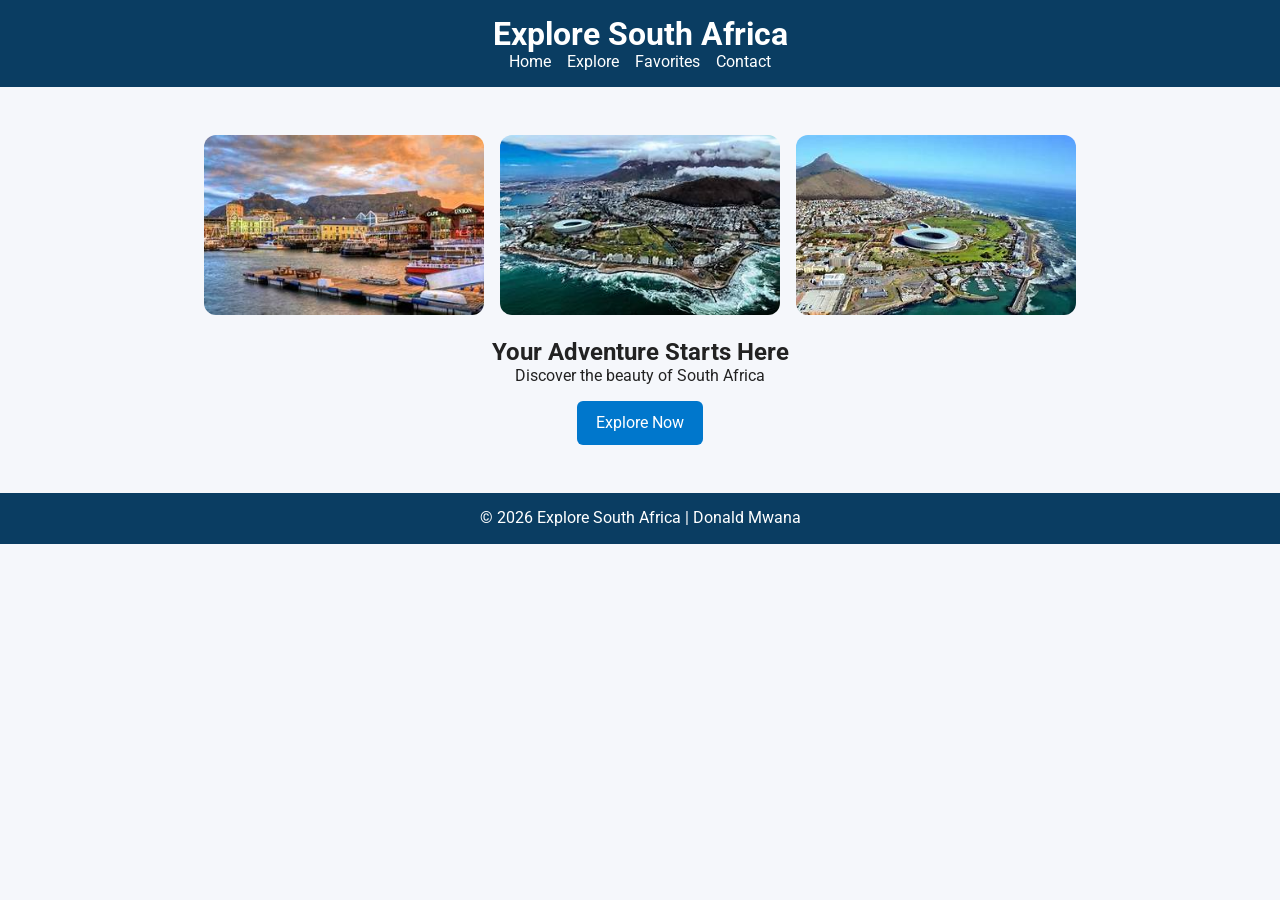
<file: finalproject/index.html>
<!DOCTYPE html>
<html lang="en">
<head>
  <meta charset="UTF-8">
  <meta name="viewport" content="width=device-width, initial-scale=1.0">

  <title>Explore South Africa | Travel Guide</title>

  <meta name="description" content="Discover South Africa’s top destinations, from cities and beaches to nature parks. Plan your perfect trip today.">
  <meta name="author" content="Donald Mwana">

  <meta property="og:title" content="Explore South Africa Travel Guide">
  <meta property="og:description" content="Explore cities, beaches, and nature across South Africa with our interactive travel guide.">
  <meta property="og:image" content="https://donaldmwana.github.io/wdd231/finalproject/images/og-image.jpg">
  <meta property="og:url" content="https://donaldmwana.github.io/wdd231/finalproject/index.html">

  <meta name="theme-color" content="#0a3d62">
  <meta name="robots" content="index, follow">

  <!-- Google Fonts -->
  <link rel="preconnect" href="https://fonts.googleapis.com">
  <link rel="preconnect" href="https://fonts.gstatic.com" crossorigin>
  <link href="https://fonts.googleapis.com/css2?family=Roboto&display=swap" rel="stylesheet">

  <!-- CSS -->
  <link rel="stylesheet" href="styles/normalize.css">
  <link rel="stylesheet" href="styles/style.css">

  <!-- FIXED FAVICON -->
  <link rel="icon" type="image/x-icon" href="favicon.ico">

  <!-- JS (required by your checker) -->
  <script type="module" src="scripts/main.js"></script>
</head>

<body>

<header>
  <h1>Explore South Africa</h1>

  <nav>
    <ul>
      <li><a href="index.html">Home</a></li>
      <li><a href="explore.html">Explore</a></li>
      <li><a href="favorites.html">Favorites</a></li>
      <li><a href="contact.html">Contact</a></li>
    </ul>
  </nav>
</header>

<main>

  <section class="hero">

    <div class="hero-images">
      <img src="images/dong.jpeg" alt="South African landscape" loading="lazy">
      <img src="images/durban.jpeg" alt="Durban coastline" loading="lazy">
      <img src="images/capetown.jpeg" alt="Cape Town and Table Mountain" loading="lazy">
    </div>

    <h2>Your Adventure Starts Here</h2>
    <p>Discover the beauty of South Africa</p>

    <a href="explore.html" class="btn">Explore Now</a>

  </section>

</main>

<footer>
  <p>© 2026 Explore South Africa | Donald Mwana</p>
</footer>

</body>
</html>
</file>
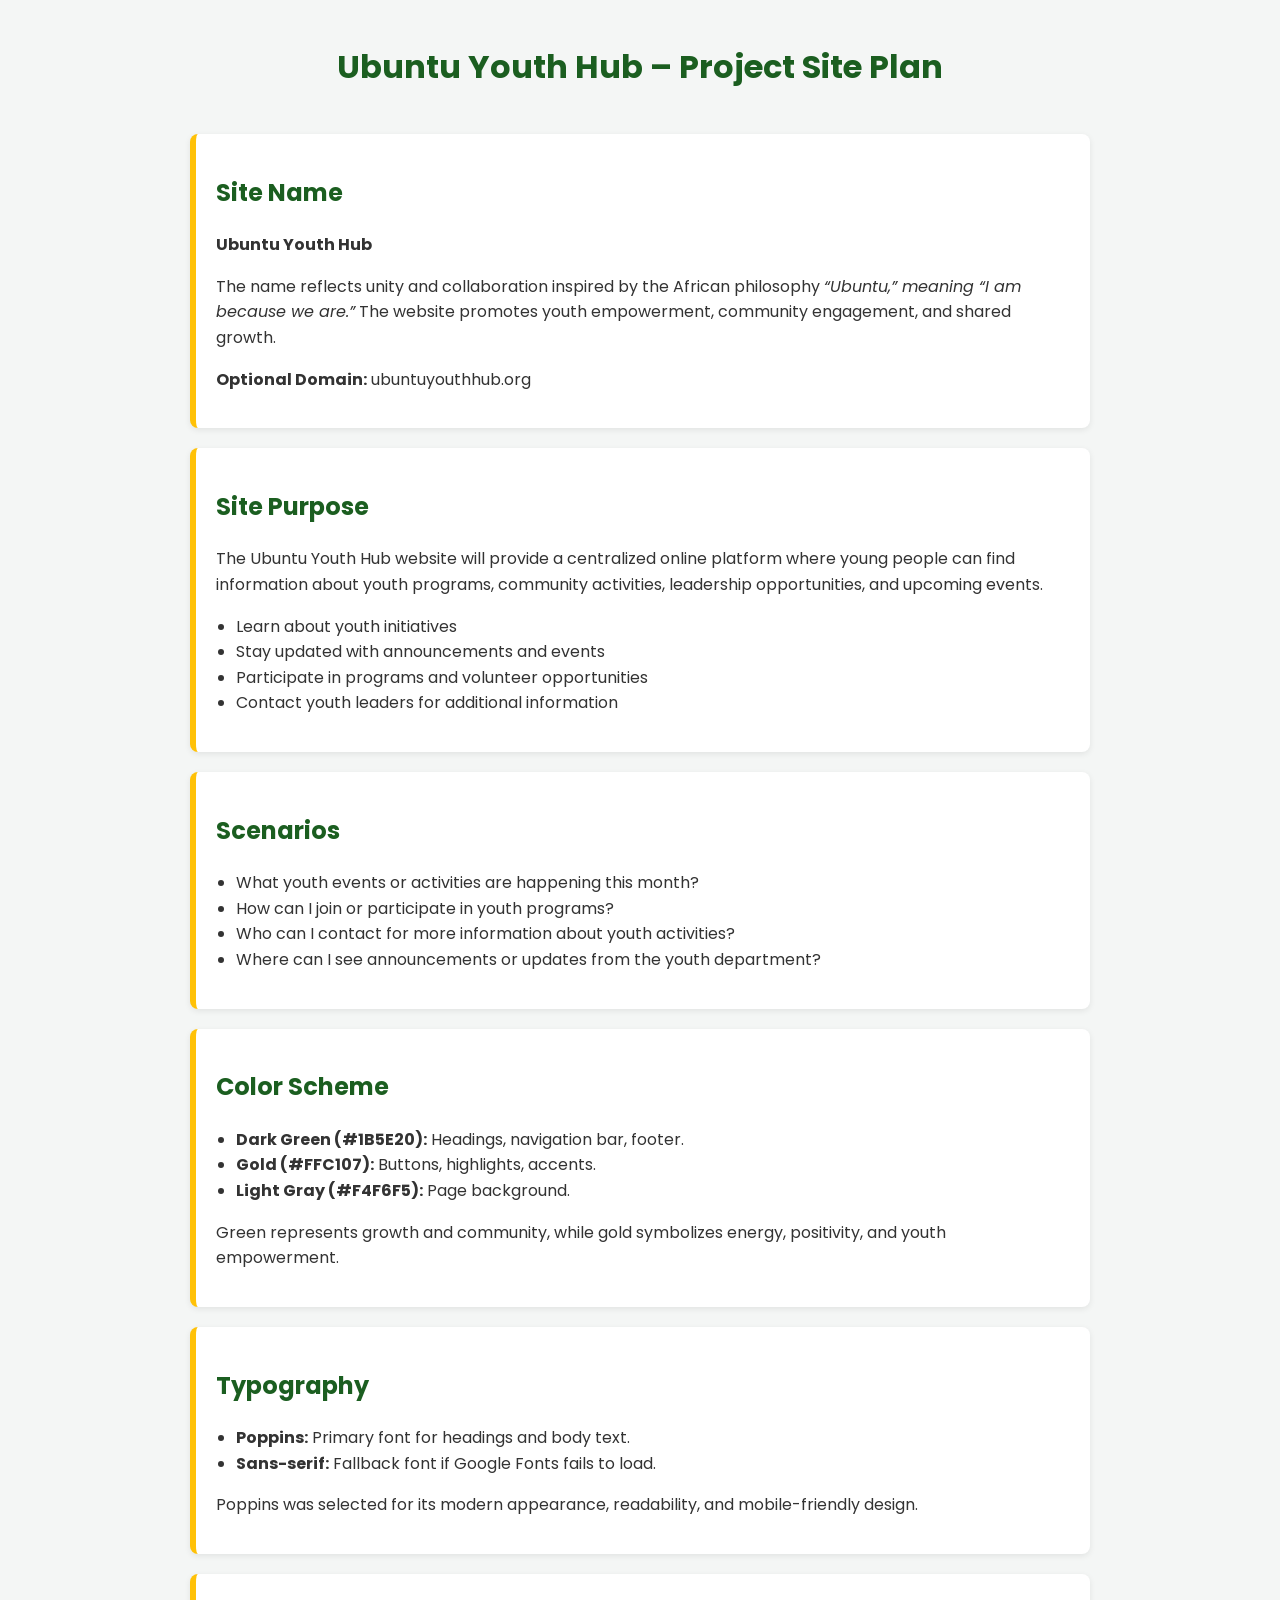
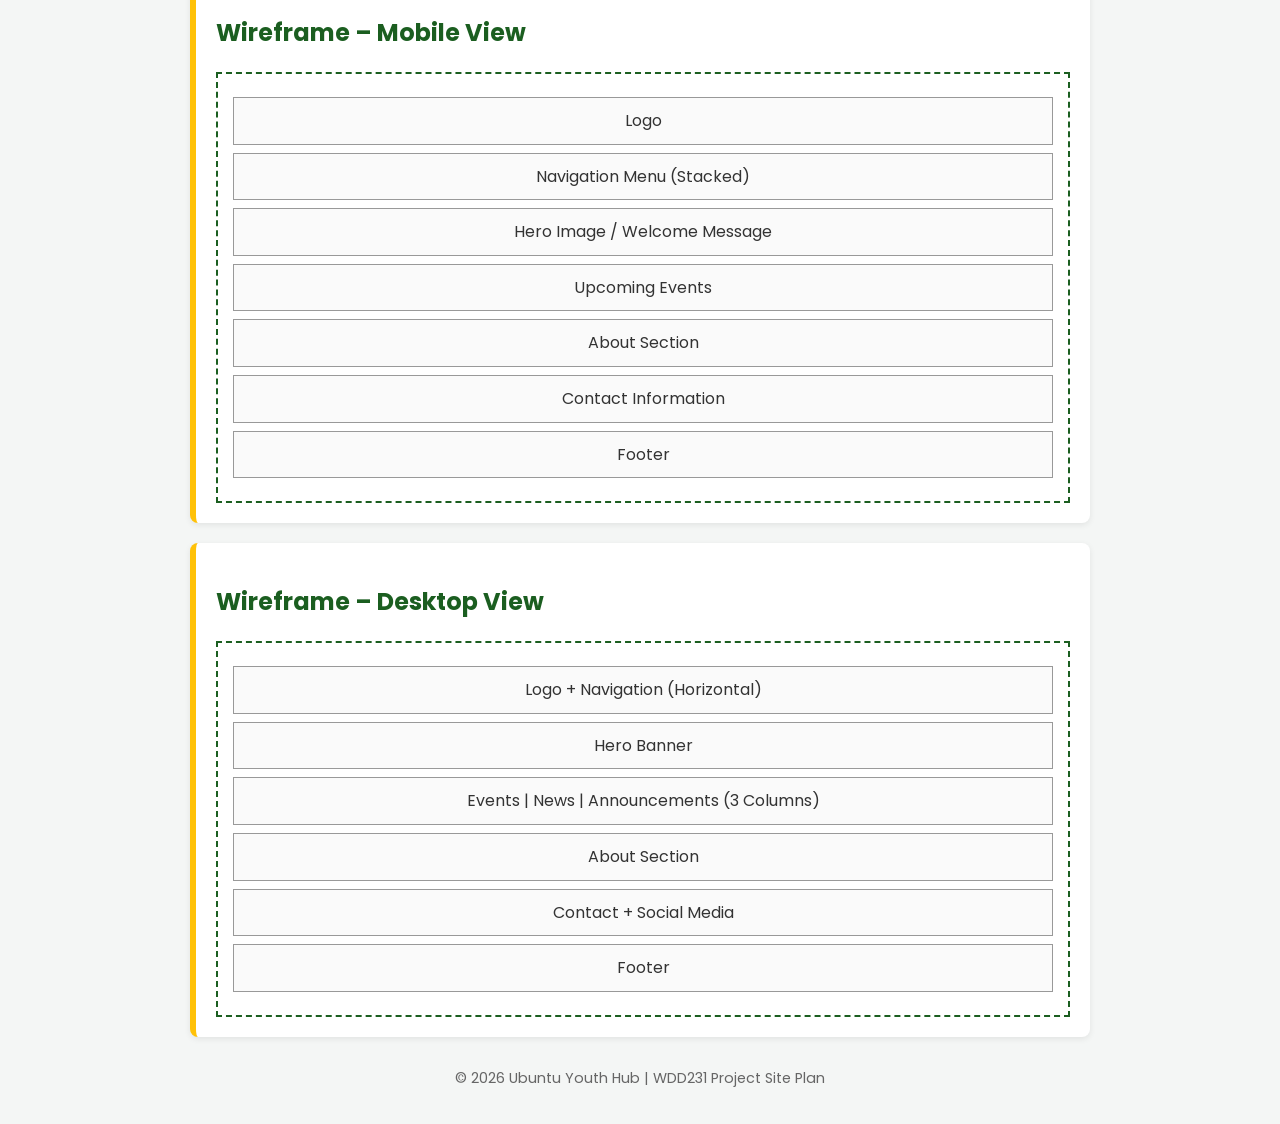
<file: chamber/project site plan.html>
<!DOCTYPE html>
<html lang="en">
<head>
    <meta charset="UTF-8">
    <meta name="viewport" content="width=device-width, initial-scale=1.0">
    <title>Ubuntu Youth Hub - Site Plan</title>

    <!-- Google Font -->
    <link href="https://fonts.googleapis.com/css2?family=Poppins:wght@300;500;700&display=swap" rel="stylesheet">

    <style>
        :root {
            --primary-color: #1B5E20;
            --secondary-color: #FFC107;
            --background-color: #F4F6F5;
            --text-color: #333;
        }

        body {
            font-family: 'Poppins', sans-serif;
            background-color: var(--background-color);
            color: var(--text-color);
            margin: 0;
            padding: 20px;
            line-height: 1.6;
        }

        header {
            text-align: center;
            padding-bottom: 20px;
        }

        h1, h2 {
            color: var(--primary-color);
        }

        main {
            max-width: 900px;
            margin: auto;
        }

        section {
            background: white;
            padding: 20px;
            margin-bottom: 20px;
            border-left: 6px solid var(--secondary-color);
            border-radius: 8px;
            box-shadow: 0 2px 6px rgba(0,0,0,0.08);
        }

        ul {
            padding-left: 20px;
        }

        .wireframe {
            border: 2px dashed var(--primary-color);
            padding: 15px;
            margin-top: 10px;
        }

        .box {
            border: 1px solid #999;
            padding: 10px;
            margin: 8px 0;
            text-align: center;
            background-color: #fafafa;
        }

        footer {
            text-align: center;
            margin-top: 30px;
            font-size: 0.9rem;
            color: #666;
        }
    </style>
</head>

<body>

<header>
    <h1>Ubuntu Youth Hub – Project Site Plan</h1>
</header>

<main>

<section>
<h2>Site Name</h2>
<p><strong>Ubuntu Youth Hub</strong></p>

<p>
The name reflects unity and collaboration inspired by the African philosophy
<em>“Ubuntu,” meaning “I am because we are.”</em> The website promotes youth
empowerment, community engagement, and shared growth.
</p>

<p><strong>Optional Domain:</strong> ubuntuyouthhub.org</p>
</section>

<section>
<h2>Site Purpose</h2>
<p>
The Ubuntu Youth Hub website will provide a centralized online platform where
young people can find information about youth programs, community activities,
leadership opportunities, and upcoming events.
</p>

<ul>
<li>Learn about youth initiatives</li>
<li>Stay updated with announcements and events</li>
<li>Participate in programs and volunteer opportunities</li>
<li>Contact youth leaders for additional information</li>
</ul>
</section>

<section>
<h2>Scenarios</h2>
<ul>
<li>What youth events or activities are happening this month?</li>
<li>How can I join or participate in youth programs?</li>
<li>Who can I contact for more information about youth activities?</li>
<li>Where can I see announcements or updates from the youth department?</li>
</ul>
</section>

<section>
<h2>Color Scheme</h2>
<ul>
<li><strong>Dark Green (#1B5E20):</strong> Headings, navigation bar, footer.</li>
<li><strong>Gold (#FFC107):</strong> Buttons, highlights, accents.</li>
<li><strong>Light Gray (#F4F6F5):</strong> Page background.</li>
</ul>

<p>
Green represents growth and community, while gold symbolizes energy,
positivity, and youth empowerment.
</p>
</section>

<section>
<h2>Typography</h2>
<ul>
<li><strong>Poppins:</strong> Primary font for headings and body text.</li>
<li><strong>Sans-serif:</strong> Fallback font if Google Fonts fails to load.</li>
</ul>

<p>
Poppins was selected for its modern appearance, readability, and mobile-friendly design.
</p>
</section>

<section>
<h2>Wireframe – Mobile View</h2>

<div class="wireframe">
<div class="box">Logo</div>
<div class="box">Navigation Menu (Stacked)</div>
<div class="box">Hero Image / Welcome Message</div>
<div class="box">Upcoming Events</div>
<div class="box">About Section</div>
<div class="box">Contact Information</div>
<div class="box">Footer</div>
</div>

</section>

<section>
<h2>Wireframe – Desktop View</h2>

<div class="wireframe">
<div class="box">Logo + Navigation (Horizontal)</div>
<div class="box">Hero Banner</div>
<div class="box">Events | News | Announcements (3 Columns)</div>
<div class="box">About Section</div>
<div class="box">Contact + Social Media</div>
<div class="box">Footer</div>
</div>

</section>

</main>

<footer>
<p>&copy; 2026 Ubuntu Youth Hub | WDD231 Project Site Plan</p>
</footer>

</body>
</html>
</file>
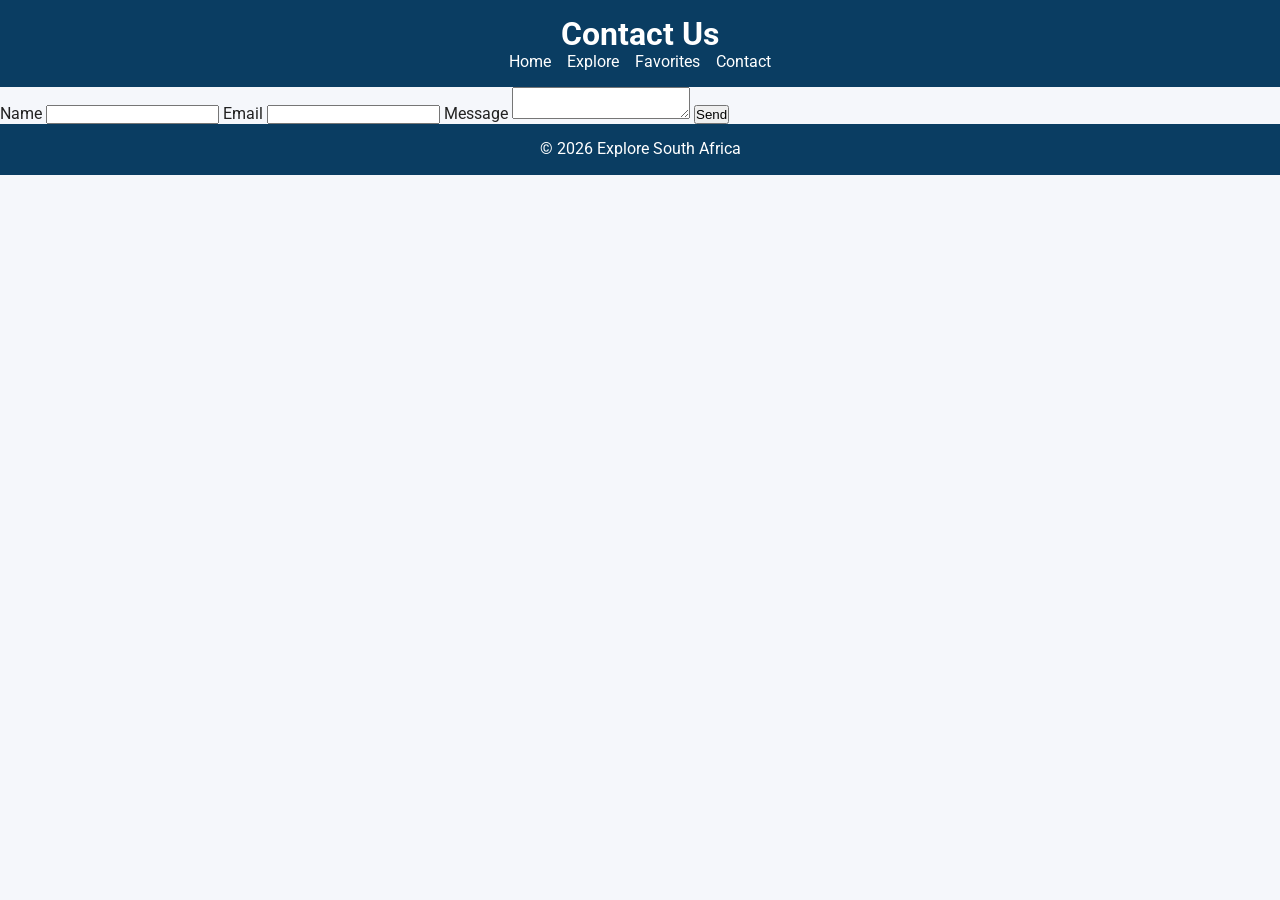
<file: finalproject/contact.html>
<!DOCTYPE html>
<html lang="en">
<head>
<meta charset="UTF-8">
<meta name="viewport" content="width=device-width, initial-scale=1.0">

<title>Contact Us | Explore South Africa</title>

<meta name="description" content="Contact Explore South Africa for travel inquiries, feedback, and assistance planning your next adventure.">
<meta name="author" content="Donald Mwana">

<meta property="og:title" content="Contact Explore South Africa">
<meta property="og:description" content="Get in touch for travel advice, destination information, and planning support across South Africa.">
<meta property="og:image" content="https://donaldmwana.github.io/wdd231/finalproject/images/og-image.jpg">
<meta property="og:url" content="https://donaldmwana.github.io/wdd231/finalproject/contact.html">

<meta name="theme-color" content="#0a3d62">
<meta name="robots" content="index, follow">

<link rel="preconnect" href="https://fonts.googleapis.com">
<link rel="preconnect" href="https://fonts.gstatic.com" crossorigin>
<link href="https://fonts.googleapis.com/css2?family=Roboto&display=swap" rel="stylesheet">

<link rel="stylesheet" href="styles/normalize.css">
<link rel="stylesheet" href="styles/style.css">

<link rel="icon" href="favicon.ico">

<!-- ✅ FIXED -->
<script src="scripts/main.js" type="module" defer></script>
</head>

<body>

<header>
<h1>Contact Us</h1>
<nav>
<ul>
<li><a href="index.html">Home</a></li>
<li><a href="explore.html">Explore</a></li>
<li><a href="favorites.html">Favorites</a></li>
<li><a href="contact.html">Contact</a></li>
</ul>
</nav>
</header>

<main>

<form>
<label for="name">Name</label>
<input id="name" name="name" type="text" required>

<label for="email">Email</label>
<input id="email" name="email" type="email" required>

<label for="msg">Message</label>
<textarea id="msg" name="message" required></textarea>

<button type="submit">Send</button>
</form>

</main>

<footer>
<p>© 2026 Explore South Africa</p>
</footer>

</body>
</html>
</file>
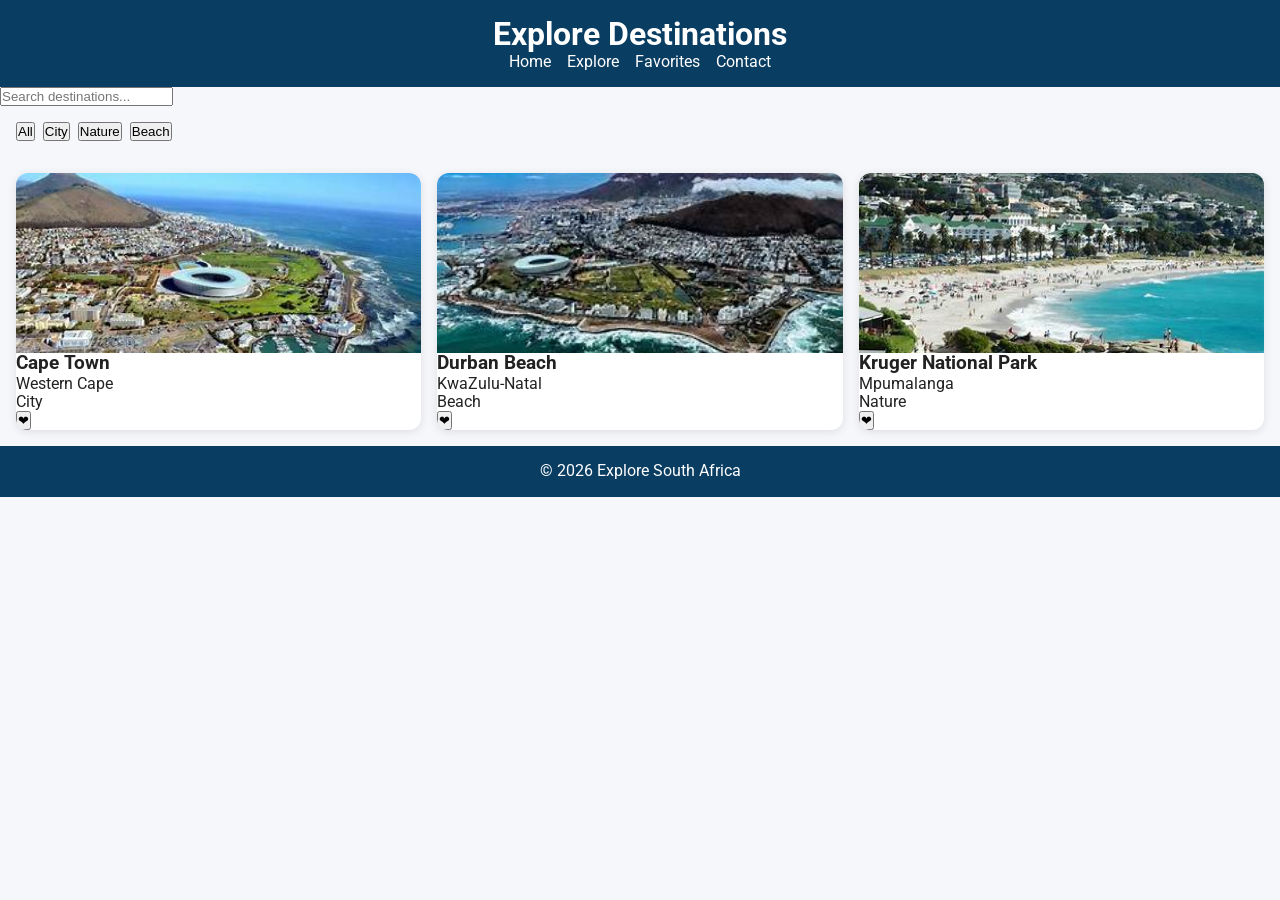
<file: finalproject/explore.html>
<!DOCTYPE html>
<html lang="en">
<head>
<meta charset="UTF-8">
<meta name="viewport" content="width=device-width, initial-scale=1.0">

<title>Explore Destinations | South Africa</title>

<meta name="description" content="Browse destinations across South Africa including cities, beaches, and nature attractions using an interactive explorer.">
<meta name="author" content="Donald Mwana">

<meta property="og:title" content="Explore Destinations South Africa">
<meta property="og:description" content="Find cities, beaches, and nature destinations across South Africa with search and filters.">
<meta property="og:image" content="https://donaldmwana.github.io/wdd231/finalproject/images/og-image.jpg">
<meta property="og:url" content="https://donaldmwana.github.io/wdd231/finalproject/explore.html">

<meta name="theme-color" content="#0a3d62">
<meta name="robots" content="index, follow">

<link rel="preconnect" href="https://fonts.googleapis.com">
<link rel="preconnect" href="https://fonts.gstatic.com" crossorigin>
<link href="https://fonts.googleapis.com/css2?family=Roboto&display=swap" rel="stylesheet">

<link rel="stylesheet" href="styles/normalize.css">
<link rel="stylesheet" href="styles/style.css">

<link rel="icon" href="favicon.ico">

<!-- ✅ FIXED -->
<script src="scripts/explore.js" type="module" defer></script>
</head>

<body>

<header>
<h1>Explore Destinations</h1>
<nav>
<ul>
<li><a href="index.html">Home</a></li>
<li><a href="explore.html">Explore</a></li>
<li><a href="favorites.html">Favorites</a></li>
<li><a href="contact.html">Contact</a></li>
</ul>
</nav>
</header>

<main>

<input type="text" id="search" placeholder="Search destinations...">

<div class="filters">
<button data-cat="All">All</button>
<button data-cat="City">City</button>
<button data-cat="Nature">Nature</button>
<button data-cat="Beach">Beach</button>
</div>

<div id="places"></div>
<dialog id="modal"></dialog>

</main>

<footer>
<p>© 2026 Explore South Africa</p>
</footer>

</body>
</html>
</file>
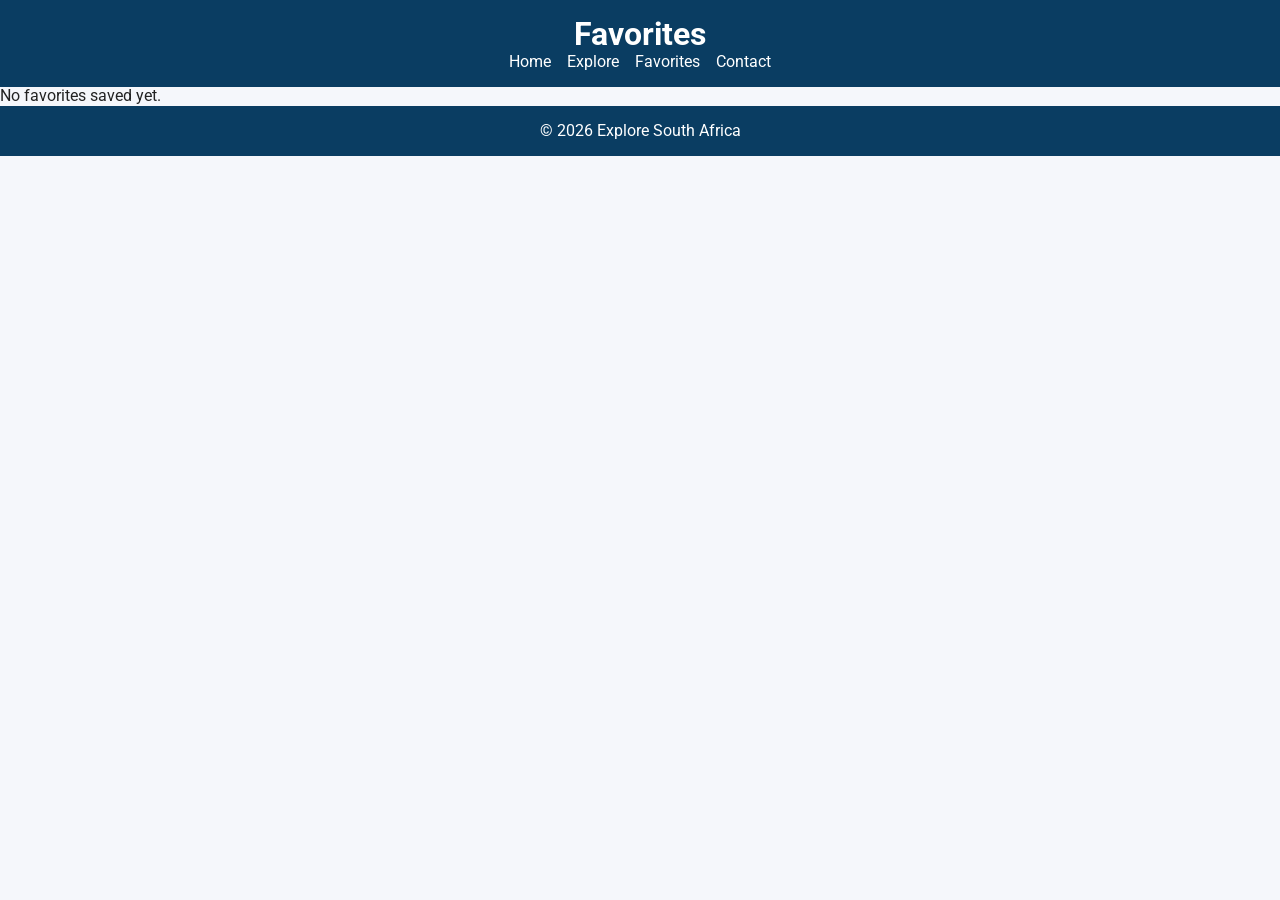
<file: finalproject/favorites.html>
<!DOCTYPE html>
<html lang="en">
<head>
<meta charset="UTF-8">
<meta name="viewport" content="width=device-width, initial-scale=1.0">

<title>Favorites | Explore South Africa</title>

<meta name="description" content="View your saved favorite destinations across South Africa and plan your next journey.">
<meta name="author" content="Donald Mwana">

<meta property="og:title" content="Saved Destinations">
<meta property="og:description" content="Access your favorite places and continue planning your South African adventure.">
<meta property="og:image" content="https://donaldmwana.github.io/wdd231/finalproject/images/og-image.jpg">
<meta property="og:url" content="https://donaldmwana.github.io/wdd231/finalproject/favorites.html">

<meta name="theme-color" content="#0a3d62">
<meta name="robots" content="index, follow">

<link rel="preconnect" href="https://fonts.googleapis.com">
<link rel="preconnect" href="https://fonts.gstatic.com" crossorigin>
<link href="https://fonts.googleapis.com/css2?family=Roboto&display=swap" rel="stylesheet">

<link rel="stylesheet" href="styles/normalize.css">
<link rel="stylesheet" href="styles/style.css">

<link rel="icon" href="favicon.ico">

<!-- ✅ FIXED -->
<script src="scripts/favorites.js" type="module" defer></script>
</head>

<body>

<header>
<h1>Favorites</h1>
<nav>
<ul>
<li><a href="index.html">Home</a></li>
<li><a href="explore.html">Explore</a></li>
<li><a href="favorites.html">Favorites</a></li>
<li><a href="contact.html">Contact</a></li>
</ul>
</nav>
</header>

<main>
<div id="favorites"></div>
</main>

<footer>
<p>© 2026 Explore South Africa</p>
</footer>

</body>
</html>
</file>
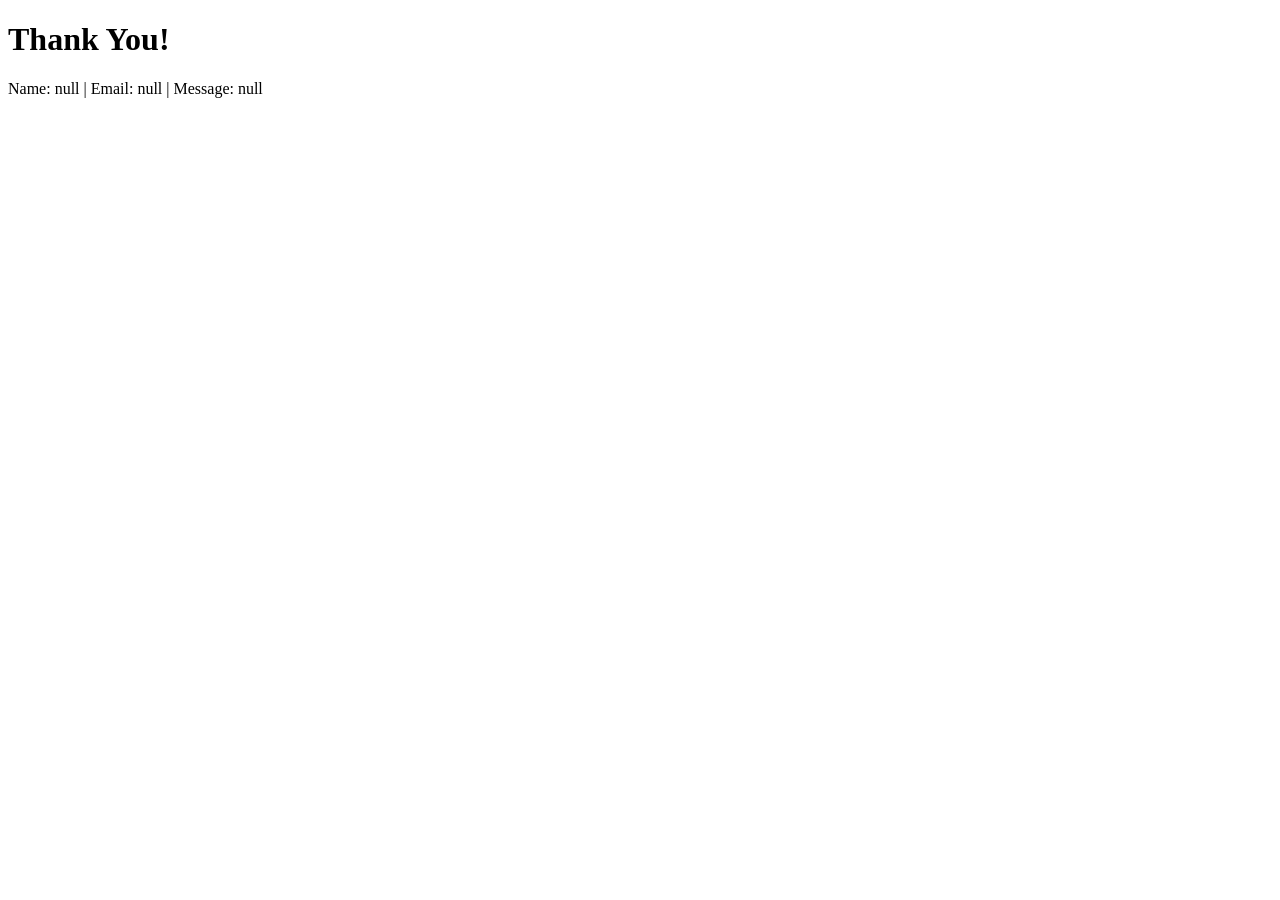
<file: finalproject/form-action.html>
<!DOCTYPE html>
<html lang="en">
<head>
<meta charset="UTF-8">
<title>Form Submitted</title>
</head>

<body>

<h1>Thank You!</h1>

<p id="output"></p>

<script>
const params = new URLSearchParams(window.location.search);

document.getElementById("output").textContent =
`Name: ${params.get("name")} | Email: ${params.get("email")} | Message: ${params.get("message")}`;
</script>

</body>
</html>
</file>
<file: finalproject/styles/style.css>
/* RESET */
* {
  margin: 0;
  padding: 0;
  box-sizing: border-box;
}

/* VARIABLES */
:root {
  --bg: #f5f7fb;
  --text: #222;
  --card: #fff;
  --primary: #0a3d62;
}

/* DARK MODE SUPPORT */
body.dark {
  --bg: #121826;
  --text: #f5f7fb;
  --card: #1e293b;
}

/* BODY */
body {
  font-family: 'Roboto', Arial, sans-serif;
  background: var(--bg);
  color: var(--text);
  transition: 0.3s;
}

/* HEADER */
header {
  background: var(--primary);
  color: white;
  padding: 1rem;
  text-align: center;
}

nav ul {
  display: flex;
  justify-content: center;
  gap: 1rem;
  list-style: none;
}

nav a {
  color: white;
  text-decoration: none;
}

/* HERO SECTION */
.hero {
  text-align: center;
  padding: 3rem 1rem;
}

/* ✅ IMAGE ROW */
.hero-images {
  display: flex;
  gap: 1rem;
  justify-content: center;
  flex-wrap: wrap;
  margin-bottom: 1.5rem;
}

/* ✅ IMAGE STYLE */
.hero img {
  width: 280px;
  height: 180px;
  object-fit: cover;
  border-radius: 12px;
  transition: transform 0.3s, box-shadow 0.3s;
}

.hero img:hover {
  transform: scale(1.05);
  box-shadow: 0 10px 20px rgba(0,0,0,0.2);
}

/* BUTTON */
.btn {
  display: inline-block;
  background: #0077cc;
  color: white;
  padding: 0.8rem 1.2rem;
  border-radius: 6px;
  text-decoration: none;
  margin-top: 1rem;
}

/* PLACES GRID */
#places {
  display: grid;
  gap: 1rem;
  padding: 1rem;
}

.card {
  background: var(--card);
  border-radius: 12px;
  overflow: hidden;
  box-shadow: 0 2px 10px rgba(0,0,0,0.1);
  transition: 0.2s;
}

.card:hover {
  transform: translateY(-5px);
}

.card img {
  width: 100%;
  height: 180px;
  object-fit: cover;
}

.card-body {
  padding: 1rem;
}

.tag {
  background: #e1ecf4;
  padding: 0.2rem 0.5rem;
  border-radius: 5px;
  font-size: 0.8rem;
}

/* FILTER BUTTONS */
.filters {
  display: flex;
  gap: 0.5rem;
  padding: 1rem;
  flex-wrap: wrap;
}

button {
  cursor: pointer;
}

/* FOOTER */
footer {
  text-align: center;
  padding: 1rem;
  background: var(--primary);
  color: white;
}

/* RESPONSIVE */
@media (min-width: 768px) {
  #places {
    grid-template-columns: repeat(3, 1fr);
  }
}
</file>
